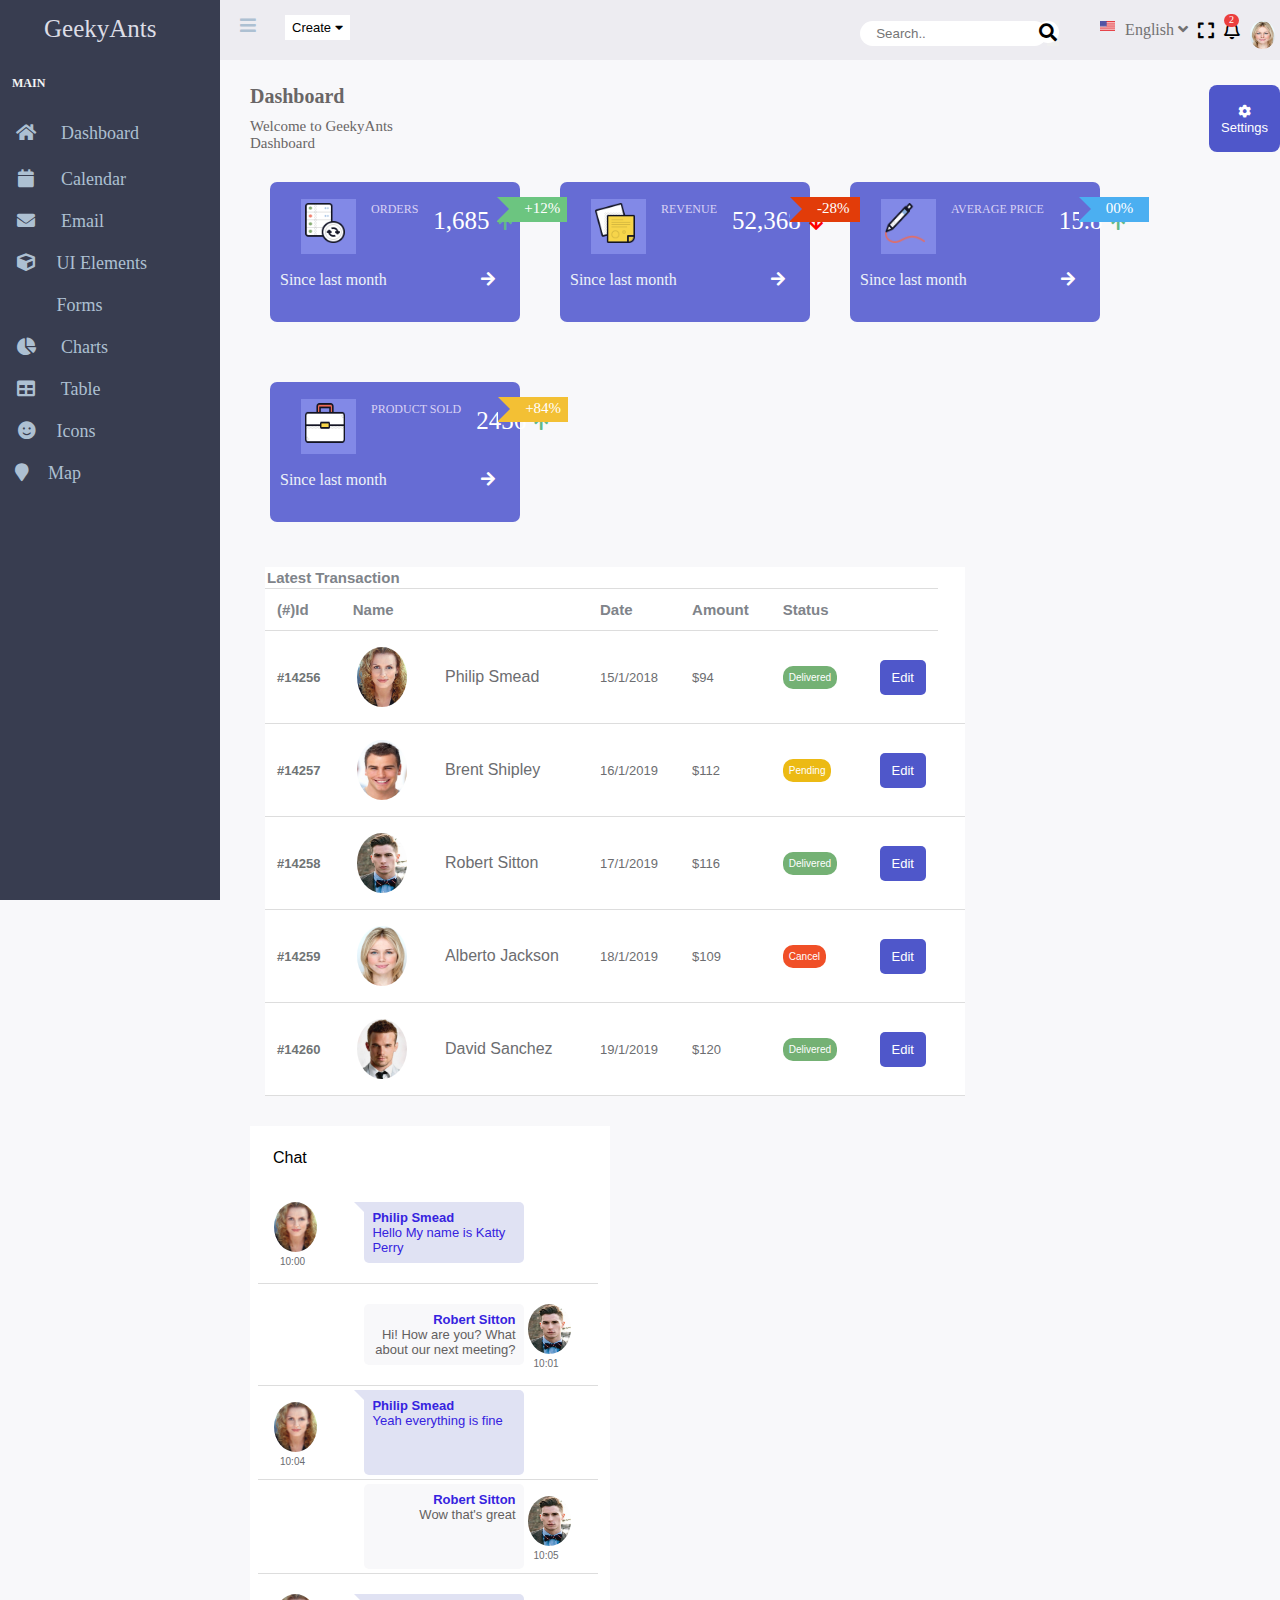
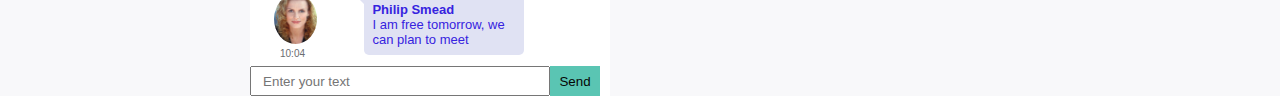
<file: index.html>
<html>

<head>
    <title>Dashboard</title>
    <meta name="viewport" content="width=device-width, initial-scale=1">

    <script src="https://ajax.googleapis.com/ajax/libs/jquery/3.3.1/jquery.min.js"></script>
    <link rel="stylesheet" type="text/css" href="./css/style.css">
    <link rel="stylesheet" href="https://cdnjs.cloudflare.com/ajax/libs/font-awesome/4.7.0/css/font-awesome.min.css">
    <link rel="stylesheet" href="https://use.fontawesome.com/releases/v5.0.7/css/all.css">

    <script>
        $(document).ready(function () {
            $(".fa-bars").click(function () {
                $("#outermost").toggleClass("toggle");
            })

        });
    </script>
</head>

<body>
    <div id="outermost">
        <div id="sidebar">
            <div id="sidebar_heading">GeekyAnts </div>
            <h6 style="margin-left: 12px; color:whitesmoke"> MAIN</h6>
            <ul id="sidebar_list" style="font-color:rgb(173,192,210);">
                <li style="position:relative;">  <a href="#"  style="display: inline-block" ><i class="fa fa-fw fa-home row "> </i>
                 <span class="sidelist" >  Dashboard  </span> 
                 <!-- <span class="sidebar-badge badge"
               style="background:rgb(55, 101, 230);color:white;width:20px;height:15px;font-size:15px;text-align:center; top:10;right: 0; align:center; position: absolute">3</span> -->
            </a> </li><br>
                <li><a href="#"> <i class="fa fa-fw fa-calendar row"></i> <span class="sidelist">Calendar </span>  </a></li><br>
                <li><a href="#"> <i class="fa fa-fw fa-envelope row"></i> <span class="sidelist">Email </span></a> </li> <br>
                <li><a href="#"> <i class="fa fa-fw fa-cube row"></i><span class="sidelist">UI Elements</span></a></li><br>
                <li style="position:relative;" > <a href="#"> <i class="fa fa-fw fa-wpforms row"></i><span class="sidelist">Forms </span></a> 
                     <!-- <span class="sidebar-badge badge"
                    style="background:rgb(29, 165, 36);color:white;width:20px;height:15px;font-size:15px;text-align:center;top:5; right: 0; align:center; position: absolute">9</span>  -->
                </li><br>
                <li><a href="#"> <i class="fa fa-fw fa-pie-chart row"></i> <span class="sidelist"> Charts </span> </a></li><br>
                <li> <a href="#"> <i class="fa fa-fw fa-table row"></i> <span class="sidelist"> Table</span></a></li><br>
                <li> <a href="#"> <i class="fa fa-fw fa-smile-o row"></i><span class="sidelist">Icons </span></a></li><br>
                <li  style="position:relative;" > <a href="#"> <i class="fa fa-map-marker row"></i><span class="sidelist">Map </span> </a> 
                     <!-- <span class="sidebar-badge badge"
                    style="background:rgb(197, 54, 35);color:white;width:20px;height:15px;font-size:15px;text-align:center; top:5 ;right: 5; align:center; position: absolute">2</span>  -->
                 </li><br>
            </ul>
        </div>
        <div id="maincontent">
            <header>
                <div id="navbar">
                    <ul class="nav">
                        <li>
                            <a href="#"><i class="fa fa-bars"></i> </a>
                        </li>
                        <li>
                            <button> Create <i class="fa fa-caret-down" aria-hidden="true"></i></button>
                        </li>
                    </ul>
                    <ul class="nav-right">
                        <li>
                            <div class="searchContainer" style="margin:0% 2%;">
                                <input type="text" placeholder="   Search..">
                                <i class="fa fa-search"
                                    style="background-color: white;padding:2px;right: 0;position:absolute; border-radius:15px;"></i>
                                <button id="firstbtn" type="submit"></button>
                            </div>
                        </li>
                        <li><img src="images/usa.png" style="margin-left:35px;"></li>
                        <li style="font-size: 16px; color:rgb(114, 113, 113)">English <i class="fa fa-angle-down"
                                aria-hidden="true"></i></li>
                        <li> <i class="fas fa-expand" style="height:30px"></i></li>
                        <li><i class="far fa-bell" style="position: relative"></i>
                            <div class="badge"><span style="padding:5px;color:white; font-size:10px;">2</span> </div>
                        </li>
                        <li><img src="images/facegirl2.jpg" style="width:25px; height:28px ;border-radius:100% ;"></li>
                    </ul>
                </div>

            </header>
            <div class="content">
                <div class="page-title-box">
                    <span> <b> Dashboard </b> <br>
                        <p>Welcome to GeekyAnts Dashboard</p>
                    </span><br>
                    <button class="btn" style="margin-right: auto"><i class="fa fa-cog" style="margin:5%;"
                            aria-hidden="true"></i>Settings</button>
                </div>
                <div class="page-cards">
                    <div class="card">
                        <div class="container">
                            <div class="img-back"> <img src="images/01.png"></div>
                            <span> ORDERS <br>
                                <span style="color: white; font-size:25px; margin-top:5px; "> 1,685

                                    <i class="fas fa-arrow-up"
                                        style="color: rgb(98, 185, 137);font-size:16px; padding:8px;"></i>
                                </span>

                                <div class="rectangle">
                                    <div class="tri"> <span> +12% </span> </div>
                                </div>

                                <!-- <i class="fa fa-bookmark fa-2x bookmark"
                                    style="color:rgb(98, 185, 137); margin-top:10px;flex:1; ;margin-left:61px;width:50px ;right:0;"></i> -->

                            </span>
                        </div>

                        <div class="card-footer">Since last month <i class="fas fa-arrow-right card-angle-arrow"></i>
                        </div>

                    </div>
                    <div class="card">
                        <div class="container">
                            <div class="img-back"> <img src="images/02.png"></div>
                            <span> REVENUE <br> <span style="color: white; font-size:25px; margin-top:5px;"> 52,368
                                    <i class="fas fa-arrow-down" style="color: red;font-size:16px; padding:8px;"></i>
                                </span>
                                <div class="rectangle" style="background-color:rgb(226, 60, 9);margin-left:23px">
                                    <div class="tri"><span> -28% </span></div>
                                </div>
                            </span>
                        </div>
                        <div class="card-footer">Since last month <i class="fas fa-arrow-right card-angle-arrow"></i>
                        </div>


                    </div>
                    <div class="card">
                        <div class="container">
                            <div class="img-back"> <img src="images/03.png"></div>
                            <span style="z-index:20"> AVERAGE PRICE <br> <span
                                    style="color: white; font-size:25px; margin-top:5px; "> 15.8
                                    <i class="fas fa-arrow-up"
                                        style="color: rgb(98, 185, 137);font-size:16px; padding:8px;"></i>
                                </span>
                                <div class="rectangle"
                                    style="background-color:rgb(75, 175, 241);margin-left:-15px;z-index:50">
                                    <div class="tri"><span> 00% </span></div>
                                </div>
                            </span>
                        </div>
                        <div class="card-footer">Since last month <i class="fas fa-arrow-right card-angle-arrow"></i>
                        </div>


                    </div>
                    <div class="card">
                        <div class="container">
                            <div class="img-back"> <img src="images/04.png"></div>
                            <span> PRODUCT SOLD <br> <span style="color: white; font-size:25px; margin-top:5px; "> 2436
                                    <i class="fas fa-arrow-up"
                                        style="color: rgb(98, 185, 137);font-size:16px; padding:8px;"></i>
                                </span>
                                <div class="rectangle" style="background-color:rgb(243, 192, 52);margin-left:-13px"">
                                        <div class=" tri"> <span>+84% </span></div>
                        </div>
                        </span>
                    </div>
                    <div class="card-footer">Since last month <i class="fas fa-arrow-right card-angle-arrow"></i>
                    </div>

                </div>
            </div>
            <div class="table-content">
                <table cellspacing="40px" cellpadding="20px">
                    <tr>
                        <th colspan="7" align="left" style="padding:2px;">Latest Transaction </th>
                    </tr>
                    <tr>
                        <th>(#)Id</th>
                        <th colspan="2">Name</th>
                        <th>Date</th>
                        <th>Amount</th>
                        <th>Status</th>
                        <th></th>
                    </tr>
                    <tr>
                        <td class="id-col"> #14256</td>
                        <td><img src="images/facegirl1.jpg"> </td>
                        <td><span class="img-text" style="font-size: 16"> Philip Smead </span> </td>
                        <td>15/1/2018</td>
                        <td>$94</td>
                        <td> <span class="label delivered" style="color:white;font-size:10px">Delivered </span>
                        </td>

                        <td> <button class="edit-btn" style="float: right;">Edit</button>
                        <td>
                    </tr>
                    <tr>
                        <td class="id-col">#14257</td>
                        <td><img src="images/faceman1.jpg"> </td>
                        <td><span class="img-text" style="font-size: 16"> Brent Shipley </span> </td>
                        <td>16/1/2019</td>
                        <td>$112</td>
                        <td> <span class="label pending" style="color:white;font-size:10px">Pending </span> </td>

                        <td> <button class="edit-btn" style="float: right;">Edit</button>
                        <td>

                    </tr>
                    <tr>
                        <td class="id-col">#14258</td>
                        <td><img src="images/faceman2.jpg"></td>
                        <td> <span class="img-text" style="font-size: 16"> Robert Sitton</span> </td>
                        <td>17/1/2019</td>
                        <td>$116</td>
                        <td> <span class="label delivered" style="color:white;font-size:10px">Delivered</span> </td>

                        <td> <button class="edit-btn" style="float: right;">Edit</button>
                        <td>

                    </tr>
                    <tr>
                        <td class="id-col">#14259</td>
                        <td><img src="images/facegirl2.jpg"> </td>
                        <td><span class="img-text" style="font-size: 16"> Alberto Jackson </span> </td>
                        <td>18/1/2019</td>
                        <td>$109</td>
                        <td> <span class="label cancel" style="color:white;font-size:10px"> Cancel</span> </td>

                        <td> <button class="edit-btn" style="float: right;">Edit</button>
                        <td>

                    </tr>
                    <tr>
                        <td class="id-col">#14260</td>
                        <td><img src="images/faceman3.jpg"></td>
                        <td><span class="img-text" style="font-size: 16"> David Sanchez</span> </td>
                        <td>19/1/2019</td>
                        <td>$120</td>
                        <td> <span class="label delivered" style="color:white;font-size:10px">Delivered </span>
                        </td>
                        <td> <button class="edit-btn" style="float: right;">Edit</button>
                        <td>

                    </tr>
                </table>
                <div class="chat">
                    <table>
                        <caption style="float:left"> Chat</caption>
                        <tr>
                            <td class="person1"><img src="images/facegirl1.jpg"> <span>10:00</span></td>
                            <td class="msg1">

                                <div class="msg-box1">
                                    <div class="triangle"></div><b class="name">Philip Smead</b> <br> Hello My name is
                                    Katty
                                    Perry
                                </div>
                            </td>
                            <td></td>
                        </tr>
                        <tr>
                            <td> </td>
                            <td class="msg2">
                                <div class="msg-box2">
                                    <div class="triangle2"></div> <b class="name"> Robert Sitton</b> <br> Hi! How are
                                    you? What
                                    about our
                                    next meeting?
                                </div>
                            </td>
                            <td class="person2"><img src="images/faceman2.jpg"> <span>10:01</span></td>
                        </tr>
                        <tr>
                            <td class="person1"><img src="images/facegirl1.jpg"> <span>10:04</span></td>
                            <td class="msg1">
                                <div class="msg-box1">
                                    <div class="triangle"></div> <b class="name">Philip Smead</b> <br> Yeah everything
                                    is fine
                                </div>
                            </td>
                            <td></td>
                        </tr>
                        <tr>
                            <td> </td>
                            <td class="msg2">
                                <div class="msg-box2">
                                    <div class="triangle2"></div> <b class="name"> Robert Sitton</b> <br> Wow that's
                                    great <br>
                                </div>
                            </td>
                            <td class="person2"><img src="images/faceman2.jpg"> <span>10:05</span></td>
                        </tr>

                        <tr>
                            <td class="person1"><img src="images/facegirl1.jpg"> <span>10:04</span></td>
                            <td class="msg1">
                                <div class="msg-box1">
                                    <div class="triangle"></div> <b class="name"> Philip Smead</b> <br> I am free
                                    tomorrow, we
                                    can plan to meet
                                </div>
                            </td>
                            <td></td>
                        </tr>
                    </table>
                    <div class="fix-textbox">
                        <form> <input type="text" position="absolute" placeholder="   Enter your text"> <button
                                type="submit"> Send</button> </form>
                    </div>
                </div>

            </div>

        </div>

    </div>
    </div>
    <div class="triangle"></div>

</body>

</html>
</file>
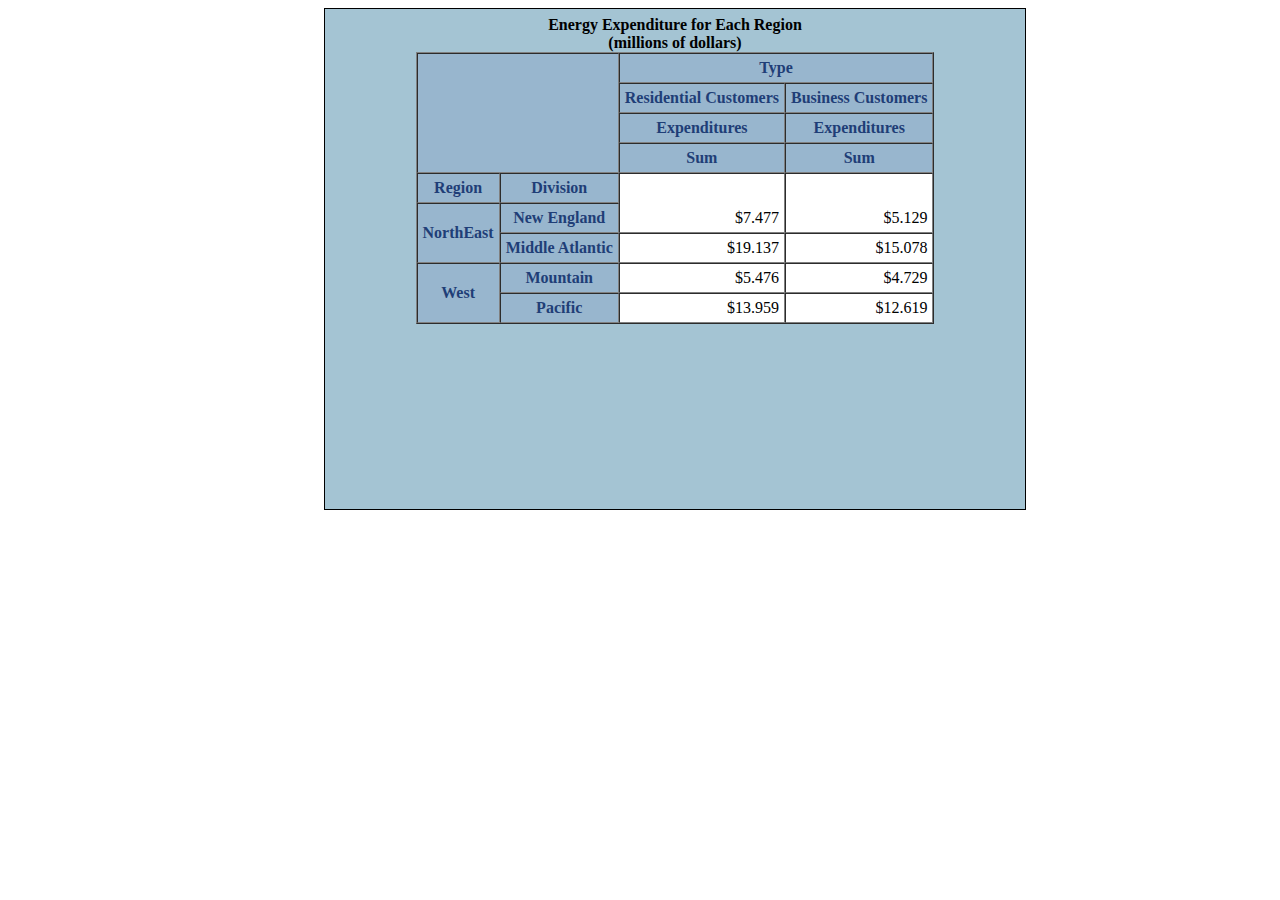
<file: table.html>
<html>
    <head>
        <title>Tables</title>
        <style>
            table{
                margin-top:1%;
                background-color: white;
                
            }
            th{
                background-color: rgb(152, 182, 206);
                color:rgb(31, 62, 119);
            }
            .d1{
                background-color: rgb(164, 196, 211);
                margin-left: 25%;
                align:"center";
                border:1px solid black;
                height:500px;
                width:700px;
            }
            td{   
                text-align: right;
                vertical-align: bottom;
            }
        </style>
    </head>
    <body>
        <div align="center" class="d1">
            
        <table border="1" cellspacing="0" cellpadding="5"  text-align="center"> 
            <caption> 
            <b>Energy Expenditure for Each Region<br>
                (millions of dollars)</b>
             </caption>
            <tr>
                <th rowspan="4" colspan="2"> </th>
                <th colspan="2">Type</th>
            </tr>
            <tr>
                <th >
                    Residential Customers
                 </th>
                 <th>
                     Business Customers
                 </th>               
            </tr>
            <tr>
                <th>Expenditures</th>
                <th>Expenditures</th>
            </tr>
            <tr>
                <th>Sum</th>
                <th>Sum</th>
            </tr>
            <tr>
                <th>
                    Region
                </th>
                <th>
                    Division
                </th>
                <td  rowspan="2" > $7.477</td>
                <td rowspan="2"> $5.129</td>

            </tr>
            <tr>
                <th rowspan="2"> NorthEast</th>
                <th > New England</th>

            </tr>
            <tr>
                <th>Middle Atlantic</th>
                <td > $19.137</td>
                <td > $15.078</td>

            </tr>
            <tr>
                <th rowspan="2">West</th>
                <th>Mountain</th>
                <td >$5.476</td>
                <td >$4.729</td>                
            </tr>
            <tr>
                <th>Pacific</th>
                <td > $13.959</td>
                <td > $12.619</td>
                
            </tr>
        </table>
        </div>
    </body>
</html>
</file>
<file: css/style.css>
*{
    margin:0;
    padding:0;
}
#outermost{
    display: flex;
    padding-top: 60px;
    flex-wrap:wrap;
    font-family: "Roboto,sans-serif";
}
a{
    text-decoration: none;
    margin: 7px 15px 4px;
}
a:link{
    color:rgb(173,192,210); 
}

a:visited{
    color:rgb(173,192,210);
}
a:hover{
    color:rgb(240, 241, 235);
    width: 100%;
}
#sidebar{    
    width:220px;
    color:rgb(173,192,210);
    /* background-color: blanchedalmond; */
    background-color: rgb(56, 61, 80);
    height:100%;
    position:fixed;
    left:0;
    top:0;
    max-width: 20%;
    justify-content: space-around;
    font-weight: none;
    font-size:18px;   
    z-index:110; 
    transition: width .35s ease-in-out;
}
#maincontent{
    flex:1;
    width:100%;    
    display: flex;
    flex-direction: column;    
    background-color: rgb(248, 248, 250);
}
#sidebar_heading{
    font-family: "Roboto,sans-serif";
    margin: 7% 20% 15%;   
    font-size:25px;    
    color: rgb(221, 221, 230);
    align: center;
    font-weight: none;
}

#sidebar_list{  
    /* justify-content: space-between; */
    color:rgb(173,192,210);
    margin-top:25px;
    display:flex;
    flex-direction: column;  
    height:50px;
    width: 200px; 
    margin-left:0px;
}

.row{
    margin-left: 0px;
    margin-right:19px;
}
.sidebar_badge{
  padding-left:auto;
  width:20px;height:15px;font-size:15px;text-align:center; top:10;right: 0; align:center; position: absolute";
}


#navbar{
    display: flex;
    flex-flow: row;
    background-color: rgb(237, 236, 241);
    height:60px;
    position: fixed;
    left:220px;
    z-index:120;
    right:0;
    top:0;
}

#navbar .nav{
    height:100%;
}

.nav {
    margin: 0px;
    padding: 0px;
}

.nav li{    
    font-size: 18px;
    padding:15px 5px;
    display:inline-block;    
}
.nav li:first-child{
    /* margin-left: 220px; */
}
.nav button{
    font-size: 13px;    
    background-color: white;
    padding:5px 7px;
    border:none;    
}
.nav button .btn_text{
    margin-right:20px;
    margin-left:0px;
}
#navbar .nav-right{
    justify-content: space-between;
    margin-left:auto;
    margin-top: 8px;
    margin-bottom: 10px;   
    display: flex;
    flex-flow:row;
}
.nav-right li{
    margin-top:8px;
    font-size:18px;
    padding:5px 5px;
    display: inline-block;
}
.nav-right input[type=text]{
    padding:5px;
    border:none;
    margin-top:8px;
    border-radius: 15px;
    flex:1;
    position: relative;
}
.nav-right #firstbtn{
    height: 25px;
    padding:6px;
    border:none;
}
.nav-right .searchContainer{
    display: inline-flex;
    position: relative;
    border: hidden;
    flex:1 1 300 px;    
}
.badge{
    border-radius: 20px;
    width: 15px;
    height:13px;
    background-color:rgb(235, 62, 62);
    position: absolute;
    top:14;
}
/* .nav-right #firstbtn i{
    padding: .25rem;
} */
.nav-right #firstbtn, .nav-right input[type=text]{
    display: inline-block;
    margin:0px;

}
.nav-right li{
    margin-left:auto;
}
.nav-right li img{
    width:15px; 
    height:10px;
}
#maincontent .content{
    flex:1;
    margin-top:25px;
    margin-left: 250px;
}
.page-title-box{
    display: flex;
    flex-flow: row;    
}
.content .page-title-box span{
    top:100;
    color:rgb(105, 102, 102);
    font-size: 20px;
}
.content span p{
    margin-top:10px;
    font-size:15px;
}
 /* changed 5march */
.btn{
    font-size: 13px;   
    color:white; 
    background-color: rgb(79, 87, 202);
    padding:5px 12px;
    border:none;  
    display: inline-block; 
    margin-right: auto;
    float: right;
    margin-left:800px;
    border-radius: 8px;
}
.page-cards{
    display:flex;
    flex-flow: row;
    flex-wrap: wrap;
    min-width:320px;
}
.card{    
    background-color: rgb(102, 108, 212);
    /* box-shadow:0 4px 8px 0 rgb(0,0,0,0.2); */
    width:250px;
    height: 140px;
    border-radius: 7px;
    margin: 30px 20px;
    color:white;
}
.container{
    margin: 15px;
    padding: 2px 16px; 
    display: flex;
    flex-flow: row;
    flex-wrap: wrap;
    font-family: "Roboto,sans-serif";
}
.container img{
    width:40px;
    height:40px;
    margin: 4px;
    position: absolute;
}

.bookmark{
    transform: rotate(90deg);
    width: 70px;
    height:40px;
    font-size: 100px
}

.container span{
    flex:1;
    display: flex;
    flex-flow: column;
    flex-wrap: wrap;
    width: 20px;
    height: 30px; 
    margin:15px ; 
    margin-top: 3px;
    margin-bottom: 5px;
    color: rgb(217, 210, 245);
    font-size: 12px;
}
.card-angle-arrow{
    float: right;
    margin-right:15px;
    color:white;
}
.card-footer{
    margin:10px;
    color:rgb(237, 242, 248);
}
.img-back{
    width:55px;
    height: 55px; 
    background-color: rgb(130, 137, 231);
    position: relative;
}
.table-content{
   margin:0;    
}
.table-content table{
    width: 700px;
    padding:17px 18px;
    margin: 15px 15px;
    text-align:center;
    background-color: white;
    border-collapse: collapse;
    font-family: 'Lucida Sans', 'Lucida Sans Regular', 'Lucida Grande', 'Lucida Sans Unicode', Geneva, Verdana, sans-serif;
}
th, td{    
    padding:12px;
    border-bottom: 1px solid #ddd;    
    vertical-align: center;
    align: left;
}
th{
    font-size: 15px;
    text-align: left;
    color: rgb(128, 132, 138);
}
td{
    font-size: 13px;
    color: rgb(108, 109, 112);
    text-align: left;
}
.table-content{
    display: flex;
    flex-flow: row;
    flex-wrap: wrap;
}
.table-content table img{
    width:50px;
    height:60px;
    border-radius: 100%;
    margin:2px;
    padding:2px;
}
.id-col{
    color: rgb(112, 116, 117);
    font-weight: bold;
}
.img-text{
     font-size: 2px;
}
.edit-btn{
    font-size: 13px;   
    color:white; 
    background-color: rgb(79, 87, 202);
    padding:10px 12px;
    border:none; 
    border-radius: 5px; 
}
.label{
    padding:6px;
    font-size: 10px;
    border-radius: 10px;
}
 .delivered{
     color: rgb(167, 115, 18);  
     background-color: rgb(116, 177, 116);
}
.pending{
    background-color: rgb(236, 186, 20);
}
.cancel{
    background-color: rgb(240, 79, 39);
}
.chat{
    display: flex;
    flex-wrap: wrap;
    /* margin-left: auto; */
    margin-right:auto;
    margin-top:15px;
    width:360px;
    height: 570px;
    background-color: white;
    overflow-y: scroll;
    position: relative;
}
/* .person1{
    float:left;
}
.person2{
    float: right;
} */

/* .chat .msg1, .chat .msg2{
   display: flex;
   flex-direction: column;   
}
.chat .msg1{
    align-self: flex-start;
}
.chat .msg2{
    align-self: flex-end;
} */
.chat table{
    margin:8px;
    width:340px;
    height: 300px;
}
.chat table img{
    width:43px;
    height: 50px;
}
/* .chat .msg1, .chat .msg2{
   display: flex;
   flex-direction: column;   
}
.chat .msg1{
    align-self: flex-start;
}
.chat .msg2{
    align-self: flex-end;
} */

.chat table span{
    font-size: 10px;
    margin:10px;
}
.chat table td{
    padding: 12px;
}
.msg-box1{
    text-align:left;
    border-radius: 5px;
    color:rgb(54, 35, 223);
    width: 100%;
    height: 100%;
    padding:8px;
    margin:8px;
    background-color: rgb(224,226,243); 
    position: relative;   
}

.msg-box2{
    text-align:right;
    border-radius: 5px;
    color:rgb(99, 96, 96);
    padding:8px;
    margin:8px;
    width: 100%;
    height: 100%;
    background-color: rgb(248, 248, 250);      
}

.chat .name{
   padding-bottom: 10px;
}

.chat table caption{
    margin:15px;
}
.msg-box1 b, .msg-box2 b{
    color:rgb(54, 35, 223);
    margin-bottom:10px;       
}
.chat input[type=text]{
    width:340px;
    height: 30px;
}
.fix-textbox{
    widows: 340px;
    height: 30px;
    display: flex;
    flex-flow: row;
    flex-wrap:wrap;
    position: sticky;
    bottom:0;
}
.fix-textbox input[type=text]{    
    width:300px;
    height:30px;
}
.fix-textbox button{
    background-color: rgb(90, 197, 179);
    color:rgb(5, 5, 5);
    border:none;
    width:50px;
    height:30px;
    float: right;
    margin-bottom:8px;
}
.msg-box1::after{
    width:0px;
    height:0px;
    border-top:15px solid transparent;
    border-bottom:15px solid transparent;
    border-right: 15px solid rgb(12, 11, 10);  
}

.triangle{ 
    width:0px;
    height:0px;
    border-top:10px solid rgb(224,226,243);
    border-left:10px solid transparent;
    border-right: 10px solid transparent; 
    position: absolute;
    left:-10px;
    top: 0px;
}
/* .triangle{ 
    width:0px;
    height:0px;
    border-top:10px solid rgb(224,226,243);
    border-left:10px solid transparent;
    border-right: 10px solid transparent; 
    position: absolute;
    right:-10px;
    top: 0px;
} */
.rectangle{
    width:70px;
    height:25px;
    background: rgb(108, 197, 128);
    margin-left:28%; 
    margin-top:-5px;
    position: relative;
}
.tri{
    z-index:19px;
    width:0px;
    height: 0px;
    border-left: 12px solid rgb(102, 108, 212);;
    border-top: 12px solid transparent;
    border-bottom: 12px solid transparent;
}
.rectangle span{
    font-size:15px;
    color:white;
    position: absolute;
    top:0;
}
#outermost.toggle #sidebar{    
    left:-250px;
}
#outermost.toggle #navbar{
    left:0;
    margin-left:0;    
}

#outermost.toggle .content{
    left:0;
    margin-left:100;
}
#outermost.toggle .chat{
    left:0;
    margin-left:50;
}
#outermost.toggle .cards{
    left:0;
    margin:30;
}
#outermost.toggle .maincontent.content.page-title-box{
    left:0;
}

/* @media screen and (max-width: 720px){
    
#sidebar{    
    width:80px;
    color:rgb(173,192,210);
    background-color: rgb(56, 61, 80);
    height:100%;
    position:fixed;
    left:0;
    top:0;
    max-width: 20%;
    font-weight: none;
    font-size:12px;   
    z-index:110; 
    display: none;
}

#sidebar .sidelist{
    display: none;
}
#sidebar_heading{
    font-family: "Roboto,sans-serif";
    margin: 80px;   
    font-size:15px;    
    color: rgb(221, 221, 230);
    align: center;
    font-weight: none;
}
#sidebar_list i{  
    color:rgb(173,192,210);
    margin-top:10px;
    display:flex;
    flex-direction: column;     
    width: 50px; 
    margin-left:5px;
    margin-top: 10;
    font-size: 20px;
}

#navbar{
    display: flex;
    flex-flow: row;
    background-color: rgb(237, 236, 241);
    height:40px;
    position: fixed;
    left:0px;
    z-index:120;
    right:0;
    top:0;
}
 .content{
    flex:1;
    margin-top:15px;
    flex-wrap:wrap;
}


#maincontent .content{
    flex:1;
    margin-top:25px;
    margin-left: 90px;
}

.chat{
    display: flex;
    flex-wrap: wrap;
    margin-left: 5px;
    margin-right:10px;
    margin-top:15px;
    width:300px;
    height: 350px;
    background-color: white;
    overflow-y: scroll;
    position: relative;
}

.table-content table{
    width: 400px;
    padding:17px 18px;
    margin: 15px 15px;
    text-align:center;
    background-color: white;
    border-collapse: collapse;
    border-spacing: 8px;
    font-family: 'Lucida Sans', 'Lucida Sans Regular', 'Lucida Grande', 'Lucida Sans Unicode', Geneva, Verdana, sans-serif;
}

} */

/* @media (max-width:440px){
       
#sidebar{    
    width:50px;
    color:rgb(173,192,210);  
    background-color: rgb(56, 61, 80);
    height:100%;
    position:fixed;
    left:0;
    top:0;
    max-width: 20%;
    justify-content: space-around;
    font-weight: none;
    font-size:15px;   
    z-index:110; 
    display:none;
}
#sidebar_heading{
    font-family: "Roboto,sans-serif";
    margin: 3% 15% 10%;   
    font-size:18px;    
    color: rgb(221, 221, 230);
    align: center;
    font-weight: none;
}
#sidebar_list{     
    color:rgb(173,192,210);
    margin-top:10px;
    display:flex;
    flex-direction: column;  
    height:50px;
    width: 50px; 
    margin-left:0px;
}
#navbar{
    display: flex;
    flex-flow: row;
    background-color: rgb(237, 236, 241);
    height:30px;
    position: fixed;
    left:80px;
    z-index:120;
    right:0;
    top:0;
}
}  */
</file>
